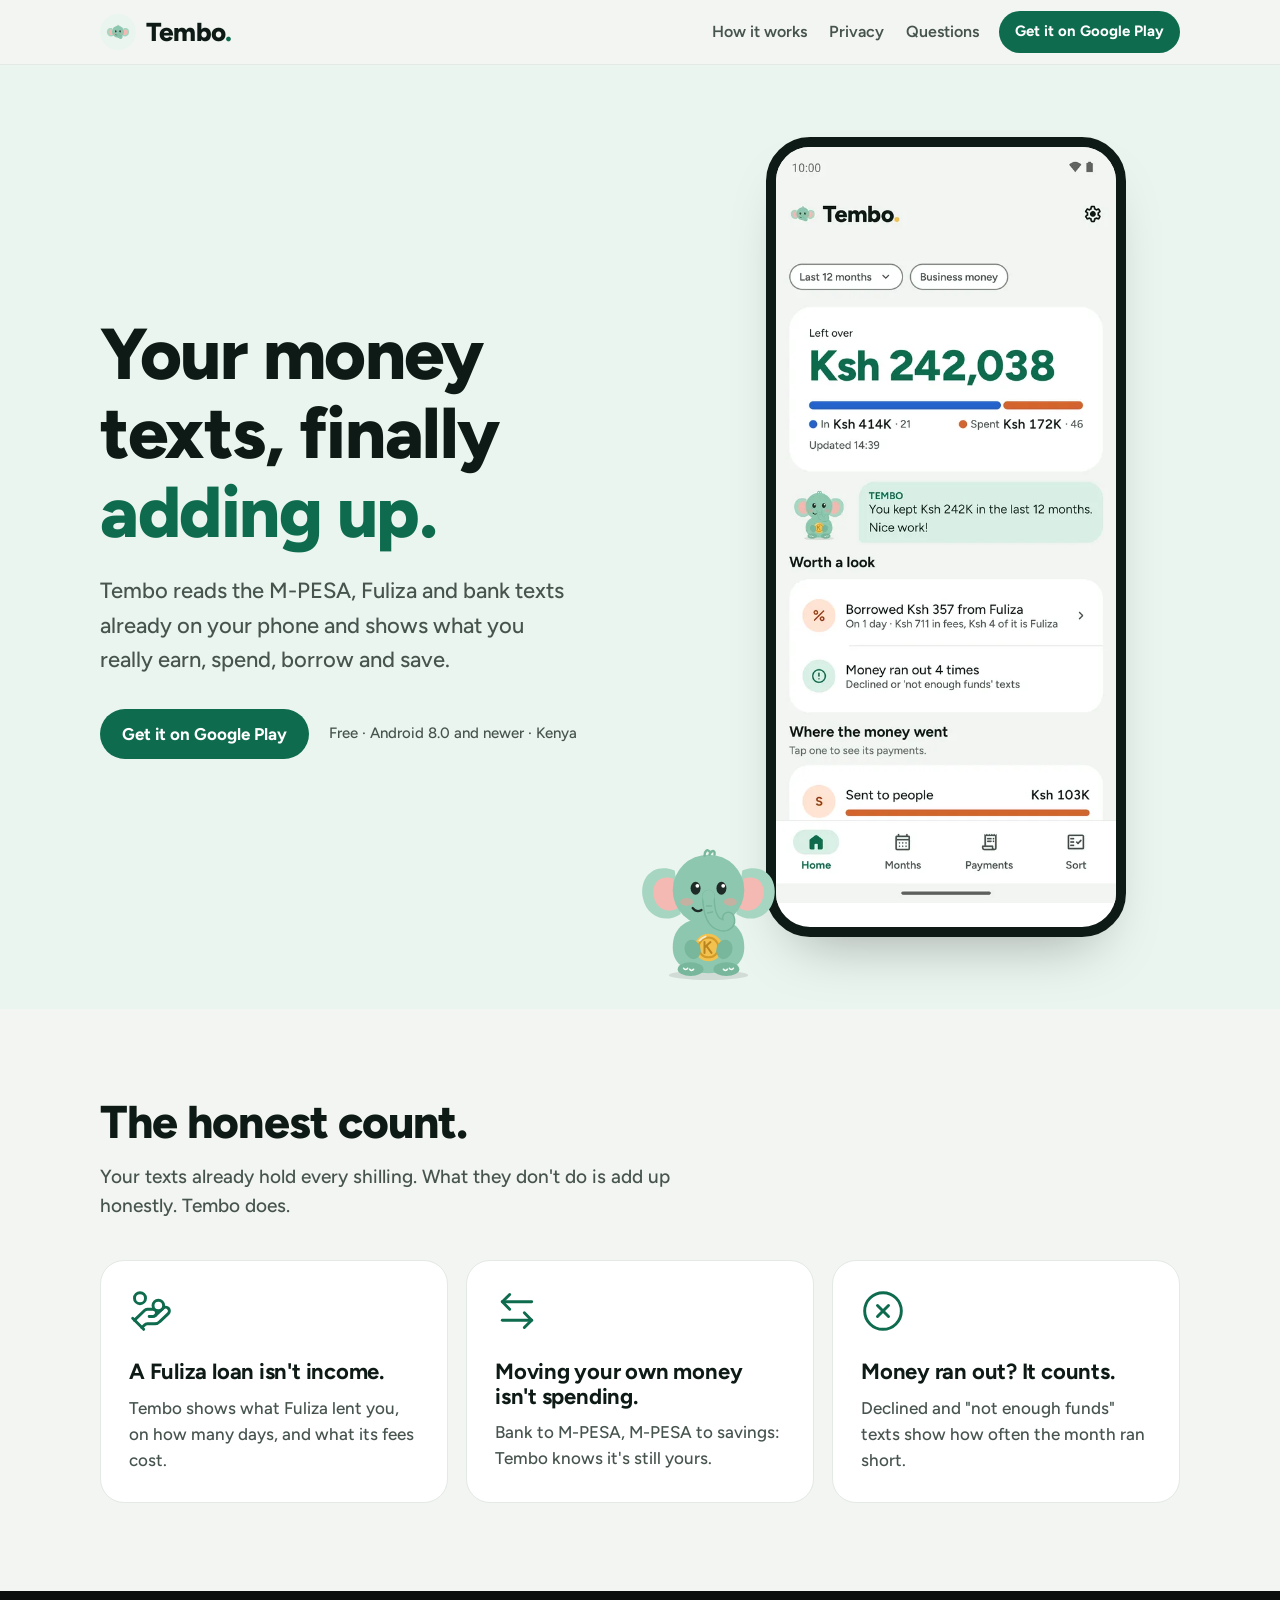
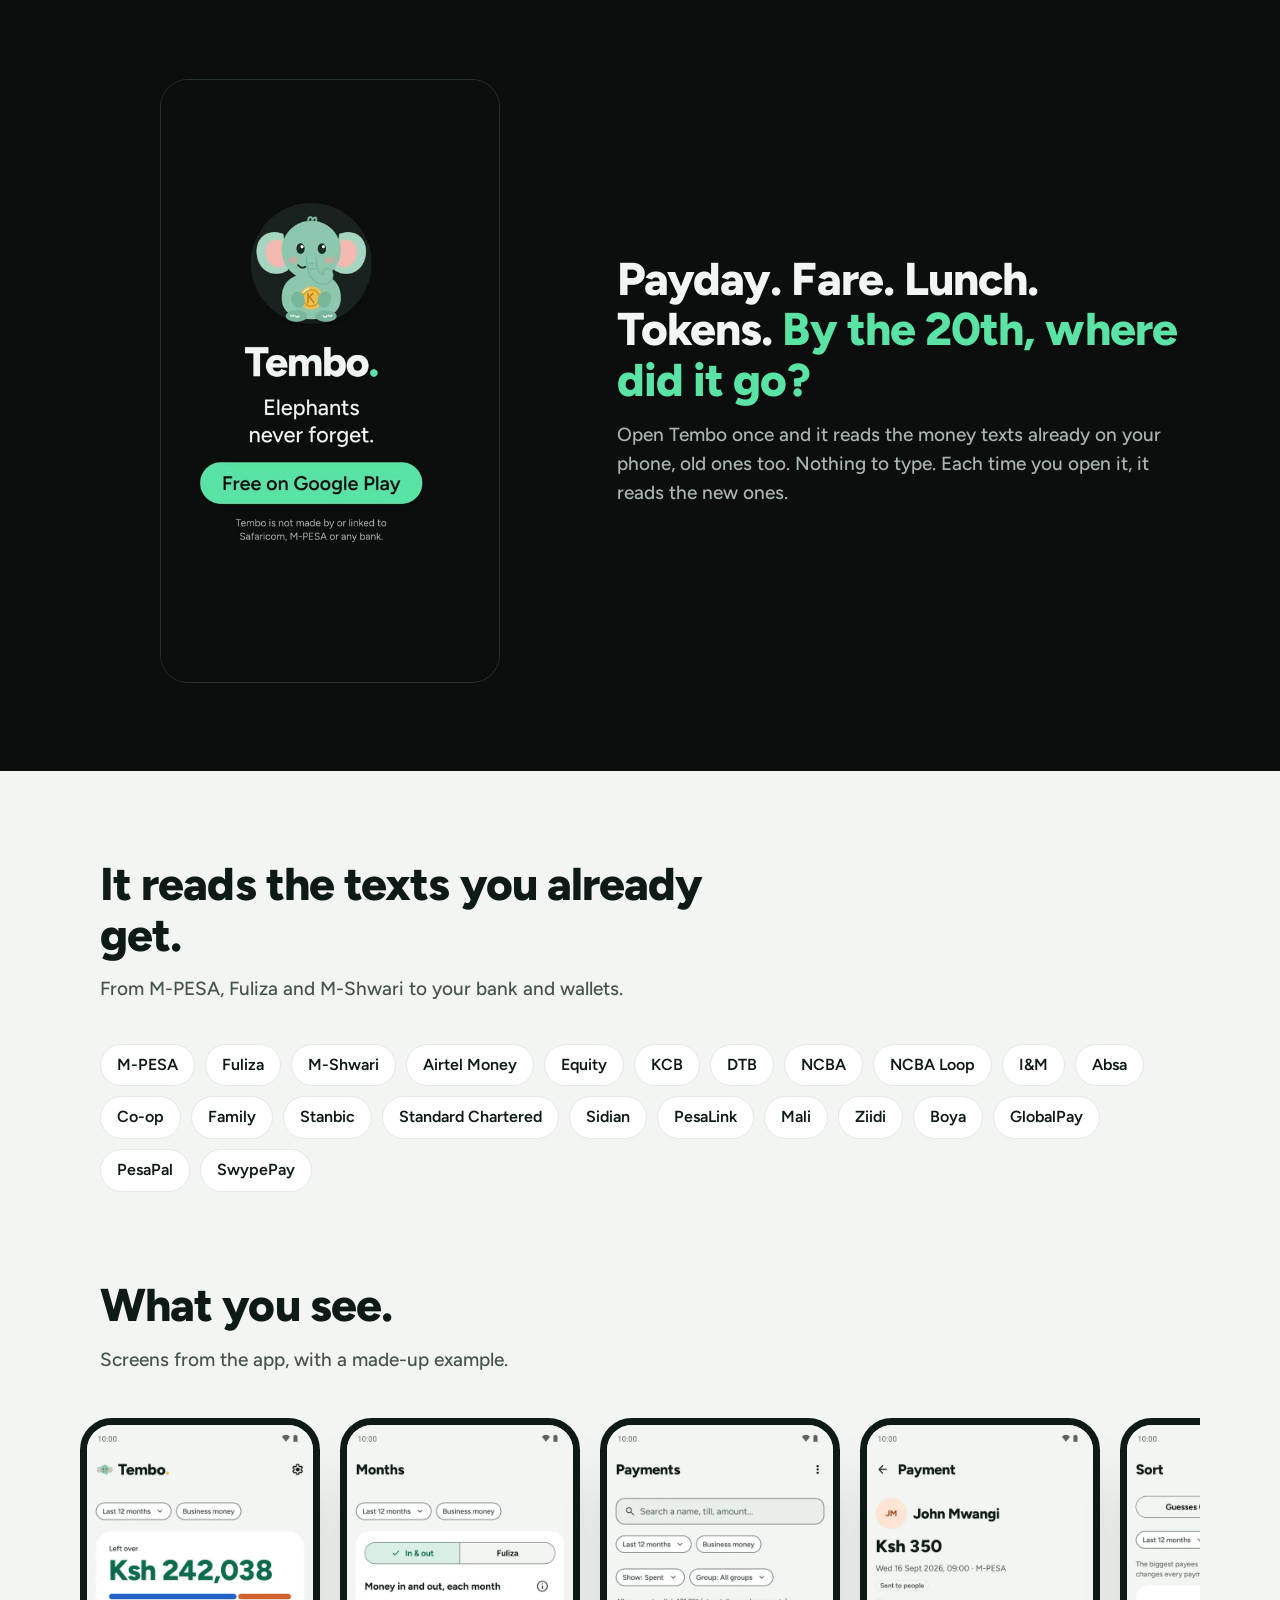
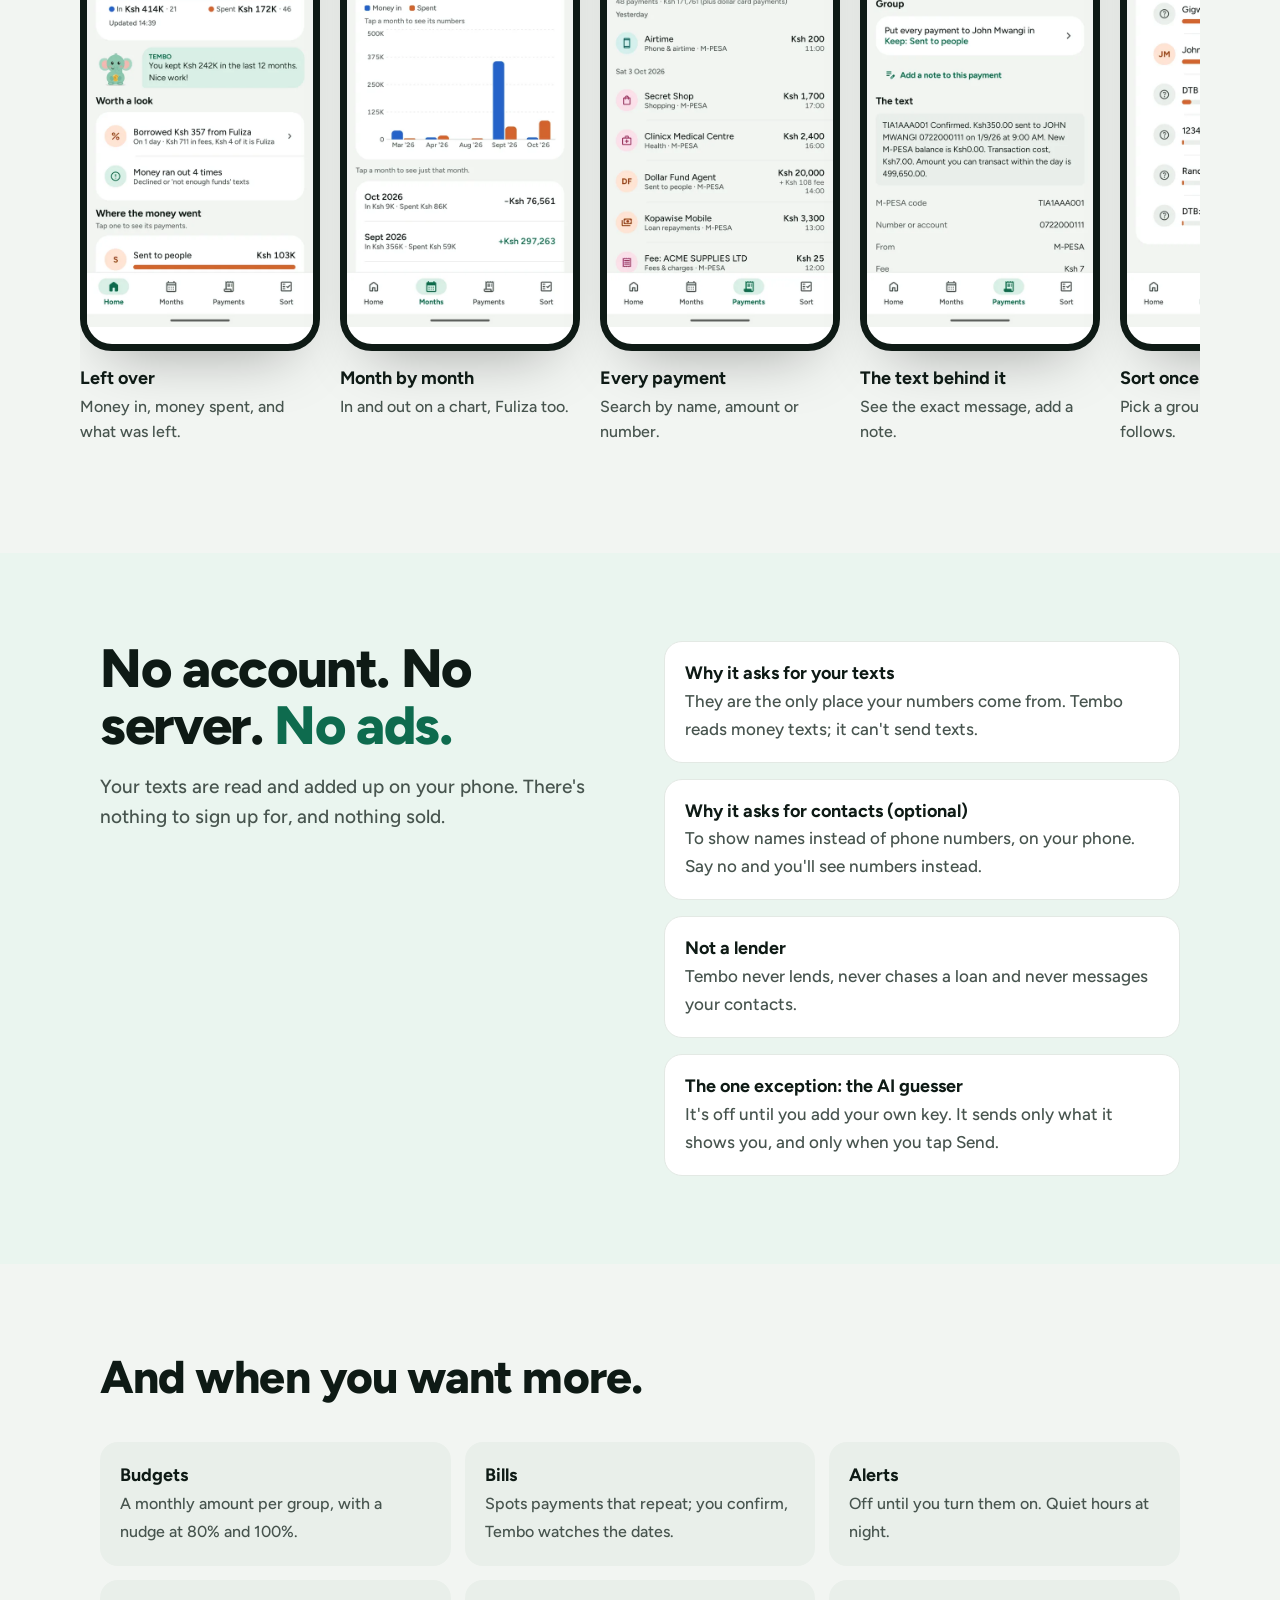
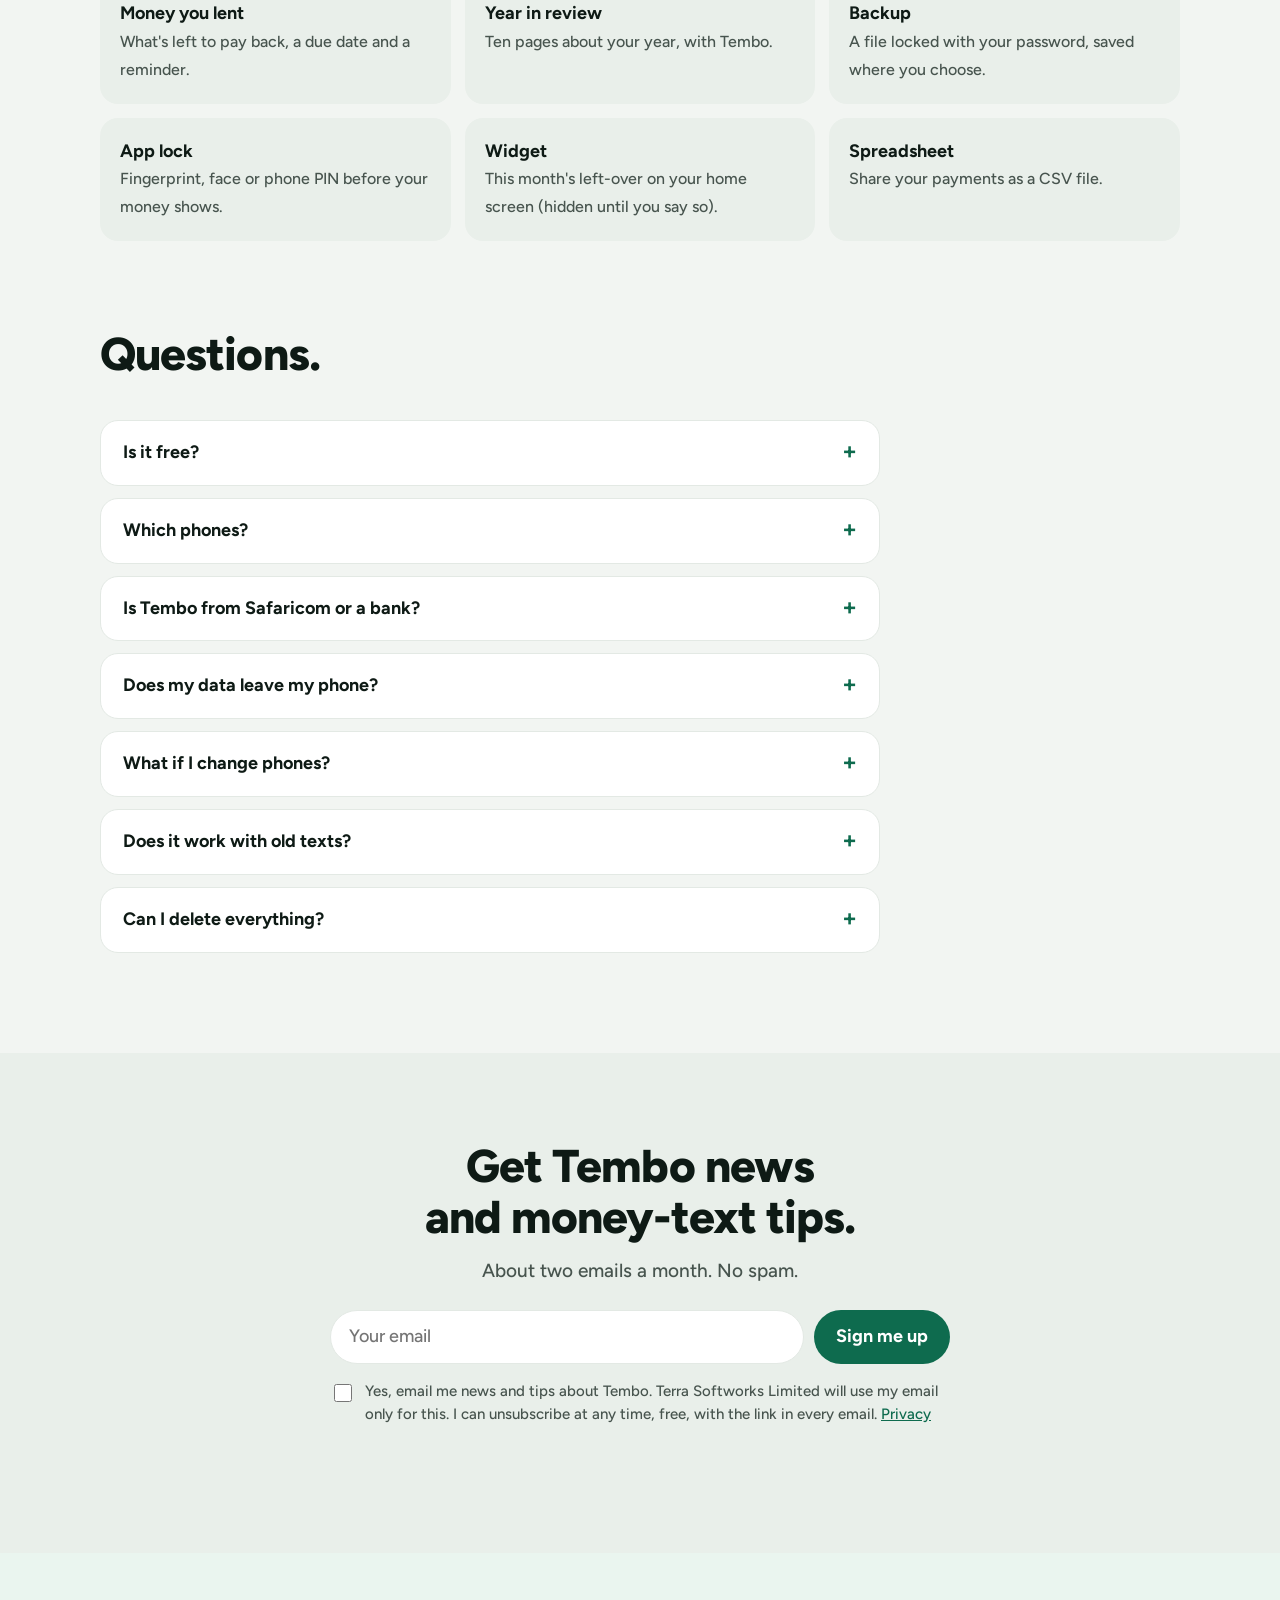
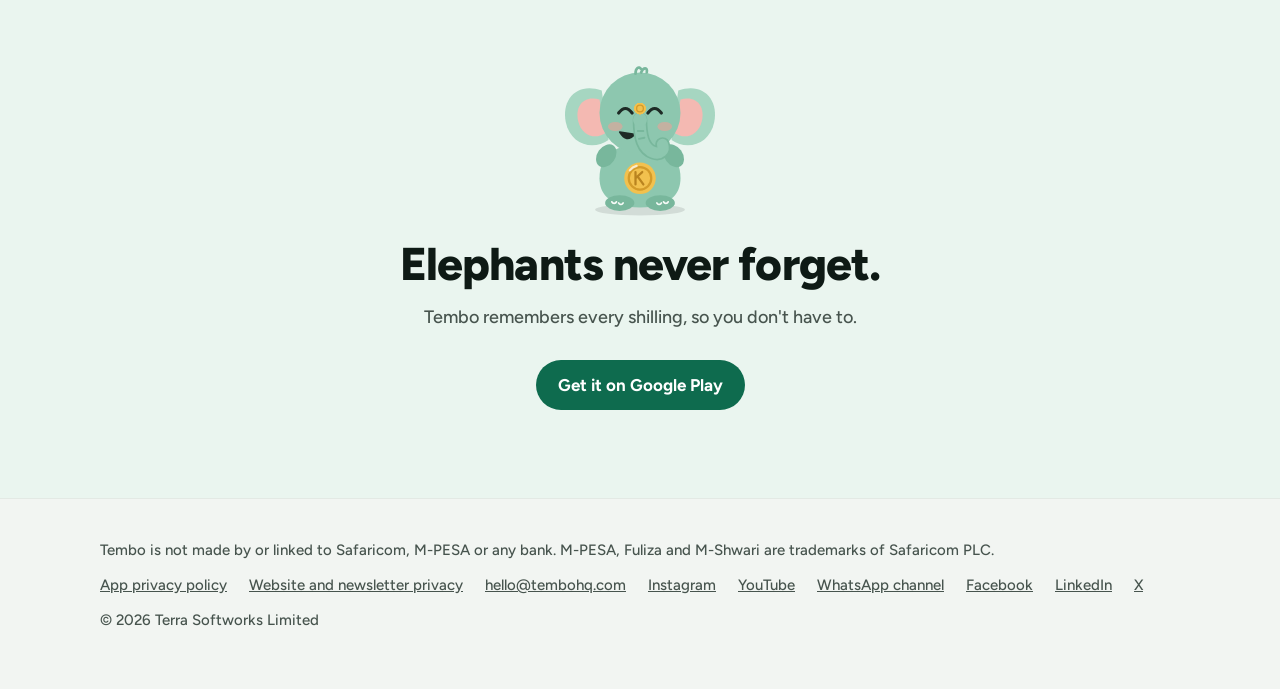
<file: index.html>
<!doctype html>
<html lang="en">
<head>
<meta charset="utf-8">
<meta name="viewport" content="width=device-width, initial-scale=1">
<title>Tembo – your money texts, finally adding up</title>
<meta name="description" content="Tembo is a free Android app for Kenya. It reads the M-PESA, Fuliza and bank texts already on your phone and shows what you really earn, spend, borrow and save. No account. No server.">
<meta name="theme-color" content="#EAF5EF" media="(prefers-color-scheme: light)">
<meta name="theme-color" content="#0B0E0D" media="(prefers-color-scheme: dark)">
<link rel="canonical" href="https://tembohq.com/">
<link rel="icon" href="assets/img/launcher-preview.svg" type="image/svg+xml">
<meta property="og:type" content="website">
<meta property="og:url" content="https://tembohq.com/">
<meta property="og:title" content="Tembo – your money texts, finally adding up">
<meta property="og:description" content="A free Android app for Kenya that reads your money texts and shows what you really earn, spend, borrow and save.">
<meta property="og:image" content="https://tembohq.com/assets/img/og.png">
<meta name="twitter:card" content="summary_large_image">
<link rel="preload" href="assets/fonts/figtree_extrabold.woff2" as="font" type="font/woff2" crossorigin>
<link rel="preload" href="assets/fonts/figtree_medium.woff2" as="font" type="font/woff2" crossorigin>
<link rel="stylesheet" href="assets/style.css">
</head>
<body>
<a class="skip" href="#main">Skip to content</a>

<header>
  <div class="wrap">
    <a class="brand" href="#top" aria-label="Tembo, home"><img src="assets/img/launcher-preview.svg" alt=""><span class="word">Tembo<i>.</i></span></a>
    <nav aria-label="Main">
      <a href="#how">How it works</a>
      <a href="#privacy">Privacy</a>
      <a href="#faq">Questions</a>
    </nav>
    <a class="play" href="https://play.google.com/store/apps/details?id=dev.pesa.mymoney&referrer=utm_source%3Dwebsite%26utm_medium%3Dbutton%26utm_campaign%3Dlaunch">Get it on Google Play</a>
  </div>
</header>

<main id="main">

<section class="hero" id="top" style="padding:0">
  <div class="wrap">
    <div>
      <h1>Your money texts, finally <i>adding up.</i></h1>
      <p class="lead">Tembo reads the M-PESA, Fuliza and bank texts already on your phone and shows what you really earn, spend, borrow and save.</p>
      <div class="cta">
        <a class="play" href="https://play.google.com/store/apps/details?id=dev.pesa.mymoney&referrer=utm_source%3Dwebsite%26utm_medium%3Dbutton%26utm_campaign%3Dlaunch">Get it on Google Play</a>
        <span class="note">Free · Android 8.0 and newer · Kenya</span>
      </div>
    </div>
    <div class="hero-art">
      <div class="phone">
        <picture>
          <source srcset="assets/img/07-home-night.webp" media="(prefers-color-scheme: dark)">
          <img src="assets/img/01-home.webp" width="540" height="1200" alt="Tembo's Home screen: what was left over in the last 12 months, money in and money spent, and a note from Tembo. Made-up example.">
        </picture>
      </div>
      <img class="tembo" src="assets/img/tembo-happy.svg" alt="">
    </div>
  </div>
</section>

<section id="how">
  <div class="wrap">
    <div class="intro">
      <h2>The honest count.</h2>
      <p>Your texts already hold every shilling. What they don't do is add up honestly. Tembo does.</p>
    </div>
    <div class="cards">
      <div class="card">
        <svg viewBox="0 0 24 24" aria-hidden="true"><path d="M11 15h2a2 2 0 1 0 0-4h-3c-.6 0-1.1.2-1.4.6L3 17"/><path d="m7 21 1.6-1.4c.3-.4.8-.6 1.4-.6h4c1.1 0 2.1-.4 2.8-1.2l4.6-4.4a2 2 0 0 0-2.75-2.91l-4.2 3.9"/><path d="m2 16 6 6"/><circle cx="16" cy="9" r="2.9"/><circle cx="6" cy="5" r="3"/></svg>
        <h3>A Fuliza loan isn't income.</h3>
        <p>Tembo shows what Fuliza lent you, on how many days, and what its fees cost.</p>
      </div>
      <div class="card">
        <svg viewBox="0 0 24 24" aria-hidden="true"><path d="M8 3 4 7l4 4"/><path d="M4 7h16"/><path d="m16 21 4-4-4-4"/><path d="M20 17H4"/></svg>
        <h3>Moving your own money isn't spending.</h3>
        <p>Bank to M-PESA, M-PESA to savings: Tembo knows it's still yours.</p>
      </div>
      <div class="card">
        <svg viewBox="0 0 24 24" aria-hidden="true"><circle cx="12" cy="12" r="10"/><path d="m15 9-6 6"/><path d="m9 9 6 6"/></svg>
        <h3>Money ran out? It counts.</h3>
        <p>Declined and "not enough funds" texts show how often the month ran short.</p>
      </div>
    </div>
  </div>
</section>

<section class="film" aria-labelledby="film-title">
  <div class="wrap">
    <video src="assets/video/where-did-it-go.mp4" poster="assets/video/where-did-it-go-poster.jpg" autoplay muted loop playsinline preload="metadata" aria-label="A 30-second Tembo film: payday, fare, lunch, tokens, family, a little Fuliza — by the 20th, where did it all go? Tembo reads the money texts and shows the honest count."></video>
    <div class="intro" style="margin:0">
      <h2 id="film-title">Payday. Fare. Lunch. Tokens. <i>By the 20th, where did it go?</i></h2>
      <p>Open Tembo once and it reads the money texts already on your phone, old ones too. Nothing to type. Each time you open it, it reads the new ones.</p>
    </div>
  </div>
</section>

<section aria-labelledby="reads-title">
  <div class="wrap">
    <div class="intro">
      <h2 id="reads-title">It reads the texts you already get.</h2>
      <p>From M-PESA, Fuliza and M-Shwari to your bank and wallets.</p>
    </div>
    <ul class="chips">
      <li>M-PESA</li><li>Fuliza</li><li>M-Shwari</li><li>Airtel Money</li><li>Equity</li><li>KCB</li><li>DTB</li><li>NCBA</li><li>NCBA Loop</li><li>I&amp;M</li><li>Absa</li><li>Co-op</li><li>Family</li><li>Stanbic</li><li>Standard Chartered</li><li>Sidian</li><li>PesaLink</li><li>Mali</li><li>Ziidi</li><li>Boya</li><li>GlobalPay</li><li>PesaPal</li><li>SwypePay</li>
    </ul>
  </div>
</section>

<section style="padding-top:0" aria-labelledby="see-title">
  <div class="wrap">
    <div class="intro">
      <h2 id="see-title">What you see.</h2>
      <p>Screens from the app, with a made-up example.</p>
    </div>
    <div class="screens" tabindex="0" aria-label="App screens, scroll sideways">
      <figure><div class="phone"><img src="assets/img/01-home.webp" width="540" height="1200" loading="lazy" alt="Home: left over, money in and money spent."></div><figcaption>Left over<span>Money in, money spent, and what was left.</span></figcaption></figure>
      <figure><div class="phone"><img src="assets/img/02-months.webp" width="540" height="1200" loading="lazy" alt="Months: a bar chart of money in and out each month."></div><figcaption>Month by month<span>In and out on a chart, Fuliza too.</span></figcaption></figure>
      <figure><div class="phone"><img src="assets/img/03-payments.webp" width="540" height="1200" loading="lazy" alt="Payments: a searchable list of every payment by day."></div><figcaption>Every payment<span>Search by name, amount or number.</span></figcaption></figure>
      <figure><div class="phone"><img src="assets/img/04-payment.webp" width="540" height="1200" loading="lazy" alt="One payment with the text it came from."></div><figcaption>The text behind it<span>See the exact message, add a note.</span></figcaption></figure>
      <figure><div class="phone"><img src="assets/img/05-sort.webp" width="540" height="1200" loading="lazy" alt="Sort: the biggest payees Tembo couldn't place."></div><figcaption>Sort once<span>Pick a group; every payment follows.</span></figcaption></figure>
    </div>
  </div>
</section>

<section class="privacy" id="privacy" style="background:var(--hero)">
  <div class="wrap">
    <div>
      <p class="big-promise">No account. No server. <i>No ads.</i></p>
      <p class="muted" style="margin-top:18px;font-size:19px">Your texts are read and added up on your phone. There's nothing to sign up for, and nothing sold.</p>
    </div>
    <ul class="list">
      <li><b>Why it asks for your texts</b><span>They are the only place your numbers come from. Tembo reads money texts; it can't send texts.</span></li>
      <li><b>Why it asks for contacts (optional)</b><span>To show names instead of phone numbers, on your phone. Say no and you'll see numbers instead.</span></li>
      <li><b>Not a lender</b><span>Tembo never lends, never chases a loan and never messages your contacts.</span></li>
      <li><b>The one exception: the AI guesser</b><span>It's off until you add your own key. It sends only what it shows you, and only when you tap Send.</span></li>
    </ul>
  </div>
</section>

<section aria-labelledby="more-title">
  <div class="wrap">
    <div class="intro">
      <h2 id="more-title">And when you want more.</h2>
    </div>
    <div class="more">
      <div><b>Budgets</b><span>A monthly amount per group, with a nudge at 80% and 100%.</span></div>
      <div><b>Bills</b><span>Spots payments that repeat; you confirm, Tembo watches the dates.</span></div>
      <div><b>Alerts</b><span>Off until you turn them on. Quiet hours at night.</span></div>
      <div><b>Money you lent</b><span>What's left to pay back, a due date and a reminder.</span></div>
      <div><b>Year in review</b><span>Ten pages about your year, with Tembo.</span></div>
      <div><b>Backup</b><span>A file locked with your password, saved where you choose.</span></div>
      <div><b>App lock</b><span>Fingerprint, face or phone PIN before your money shows.</span></div>
      <div><b>Widget</b><span>This month's left-over on your home screen (hidden until you say so).</span></div>
      <div><b>Spreadsheet</b><span>Share your payments as a CSV file.</span></div>
    </div>
  </div>
</section>

<section id="faq" style="padding-top:0">
  <div class="wrap">
    <div class="intro"><h2>Questions.</h2></div>
    <div class="faq">
      <details><summary>Is it free?</summary><p>Yes. No ads, no subscription.</p></details>
      <details><summary>Which phones?</summary><p>Android phones with Android 8.0 or newer. There is no iPhone version.</p></details>
      <details><summary>Is Tembo from Safaricom or a bank?</summary><p>No. Tembo is made by Terra Softworks Limited. It is not made by or linked to Safaricom, M-PESA or any bank. It reads the texts they send you.</p></details>
      <details><summary>Does my data leave my phone?</summary><p>No account, no server: your texts are read and added up on the phone. The only exception is the optional AI guesser, which is off until you add your own key and sends only what it shows you, when you tap Send.</p></details>
      <details><summary>What if I change phones?</summary><p>Make a backup in Tembo. It's a file locked with your password, saved where you choose (for example Google Drive). On the new phone, restore it.</p></details>
      <details><summary>Does it work with old texts?</summary><p>Yes. On the first run it reads every money text already on your phone, so you can see months of history straight away, as far back as your texts go.</p></details>
      <details><summary>Can I delete everything?</summary><p>Yes: in the app, About this data → Delete everything. Or uninstall. Details in the <a href="https://matnyaga.github.io/tembo-app/privacy.html#delete">privacy policy</a>.</p></details>
    </div>
  </div>
</section>

<section class="signup" id="news" aria-labelledby="news-title">
  <div class="wrap">
    <div class="intro" style="margin:0 auto 24px;text-align:center">
      <h2 id="news-title">Get Tembo news and money-text tips.</h2>
      <p>About two emails a month. No spam.</p>
    </div>
    <!-- Posts straight to MailerLite (form "tembohq.com sign-up", group "Website sign-ups", double opt-in).
         No MailerLite script or tracking ping on this site; see privacy.html. -->
    <form class="signup-form" action="https://assets.mailerlite.com/jsonp/2689430/forms/200579756721177825/subscribe" method="post">
      <div class="row">
        <label class="sr" for="su-email">Your email</label>
        <input id="su-email" type="email" name="fields[email]" placeholder="Your email" autocomplete="email" required>
        <button type="submit" class="play">Sign me up</button>
      </div>
      <label class="consent"><input type="checkbox" required> <span>Yes, email me news and tips about Tembo. Terra Softworks Limited will use my email only for this. I can unsubscribe at any time, free, with the link in every email. <a href="privacy.html#newsletter">Privacy</a></span></label>
      <input type="hidden" name="ml-submit" value="1">
      <input type="hidden" name="anticsrf" value="true">
      <p class="status" role="status" aria-live="polite"></p>
    </form>
  </div>
</section>

<section class="closing">
  <div class="wrap">
    <img src="assets/img/tembo-celebrate.svg" alt="">
    <h2>Elephants never forget.</h2>
    <p>Tembo remembers every shilling, so you don't have to.</p>
    <a class="play" href="https://play.google.com/store/apps/details?id=dev.pesa.mymoney&referrer=utm_source%3Dwebsite%26utm_medium%3Dbutton%26utm_campaign%3Dlaunch">Get it on Google Play</a>
  </div>
</section>

</main>

<footer>
  <div class="wrap">
    <p>Tembo is not made by or linked to Safaricom, M-PESA or any bank. M-PESA, Fuliza and M-Shwari are trademarks of Safaricom PLC.</p>
    <div class="links">
      <a href="https://matnyaga.github.io/tembo-app/privacy.html">App privacy policy</a>
      <a href="privacy.html">Website and newsletter privacy</a>
      <a href="mailto:hello@tembohq.com">hello@tembohq.com</a>
      <a href="https://www.instagram.com/tembohq/">Instagram</a>
      <a href="https://www.youtube.com/@tembohq">YouTube</a>
      <a href="https://whatsapp.com/channel/0029Vb9NV8G5Ui2dXeGDpP1W">WhatsApp channel</a>
      <a href="https://www.facebook.com/tembohq">Facebook</a>
      <a href="https://www.linkedin.com/company/temboappke/">LinkedIn</a>
      <a href="https://x.com/tembo_money">X</a>
    </div>
    <p>© 2026 Terra Softworks Limited</p>
  </div>
</footer>
<script>
// Sign-up: send to MailerLite without leaving the page. MailerLite then emails a "Confirm" link (double opt-in).
document.querySelector('.signup-form').addEventListener('submit', async (e) => {
  e.preventDefault();
  const form = e.currentTarget, status = form.querySelector('.status'), button = form.querySelector('button');
  button.disabled = true;
  status.textContent = 'Sending…';
  try {
    const r = await fetch(form.action, { method: 'POST', body: new FormData(form) });
    const data = await r.json().catch(() => ({}));
    if (!r.ok || data.success === false) throw new Error('rejected');
    form.reset();
    status.textContent = 'Nearly there! Check your inbox and tap "Confirm". Then you\'re in. 🐘';
  } catch (_) {
    status.textContent = 'That didn\'t work. Please try again, or email hello@tembohq.com.';
  } finally {
    button.disabled = false;
  }
});
</script>
</body>
</html>
</file>
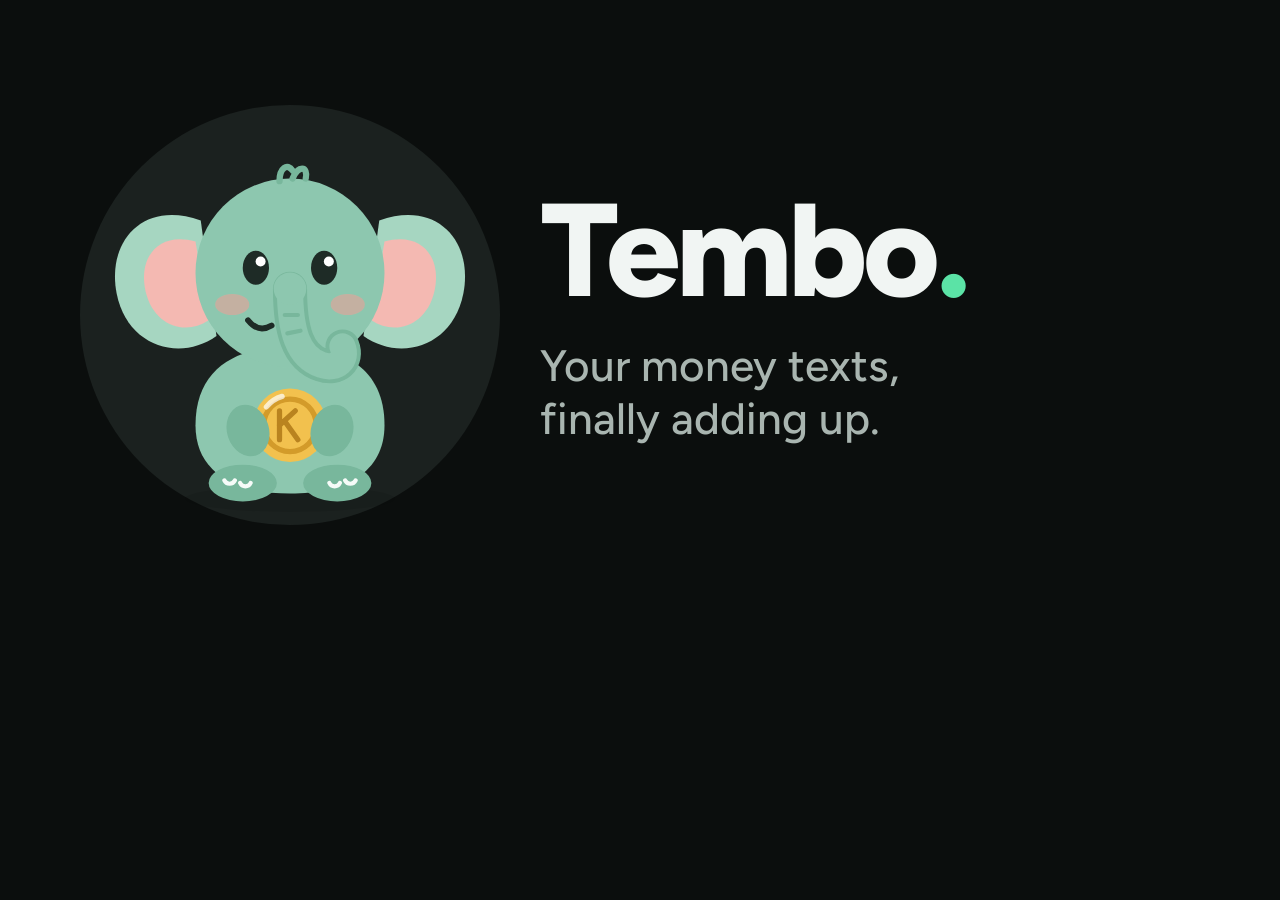
<file: og.html>
<!doctype html>
<meta charset="utf-8">
<!-- Source of assets/img/og.png (the link preview on WhatsApp, X, Facebook). Render:
     google-chrome --headless=new --hide-scrollbars --force-device-scale-factor=1 --window-size=1200,630 --screenshot=assets/img/og.png og.html -->
<style>
@font-face{font-family:Figtree;font-weight:800;src:url(assets/fonts/figtree_extrabold.woff2)}
@font-face{font-family:Figtree;font-weight:500;src:url(assets/fonts/figtree_medium.woff2)}
html,body{margin:0;width:1200px;height:630px;overflow:hidden;background:#0B0E0D;font-family:Figtree}
.w{display:flex;align-items:center;gap:40px;height:630px;padding:0 80px;box-sizing:border-box}
.d{width:420px;height:420px;border-radius:50%;background:#1B211F;flex:none}
img{width:420px;height:420px}
h1{font-weight:800;font-size:132px;letter-spacing:-4px;color:#F1F5F3;margin:0;line-height:1}
h1 i{font-style:normal;color:#5BE3A6}
p{font-weight:500;font-size:44px;line-height:1.2;color:#A9B5B0;margin:24px 0 0}
</style>
<div class="w"><div class="d"><img src="assets/img/tembo-happy.svg"></div><div><h1>Tembo<i>.</i></h1><p>Your money texts,<br>finally adding up.</p></div></div>
</file>
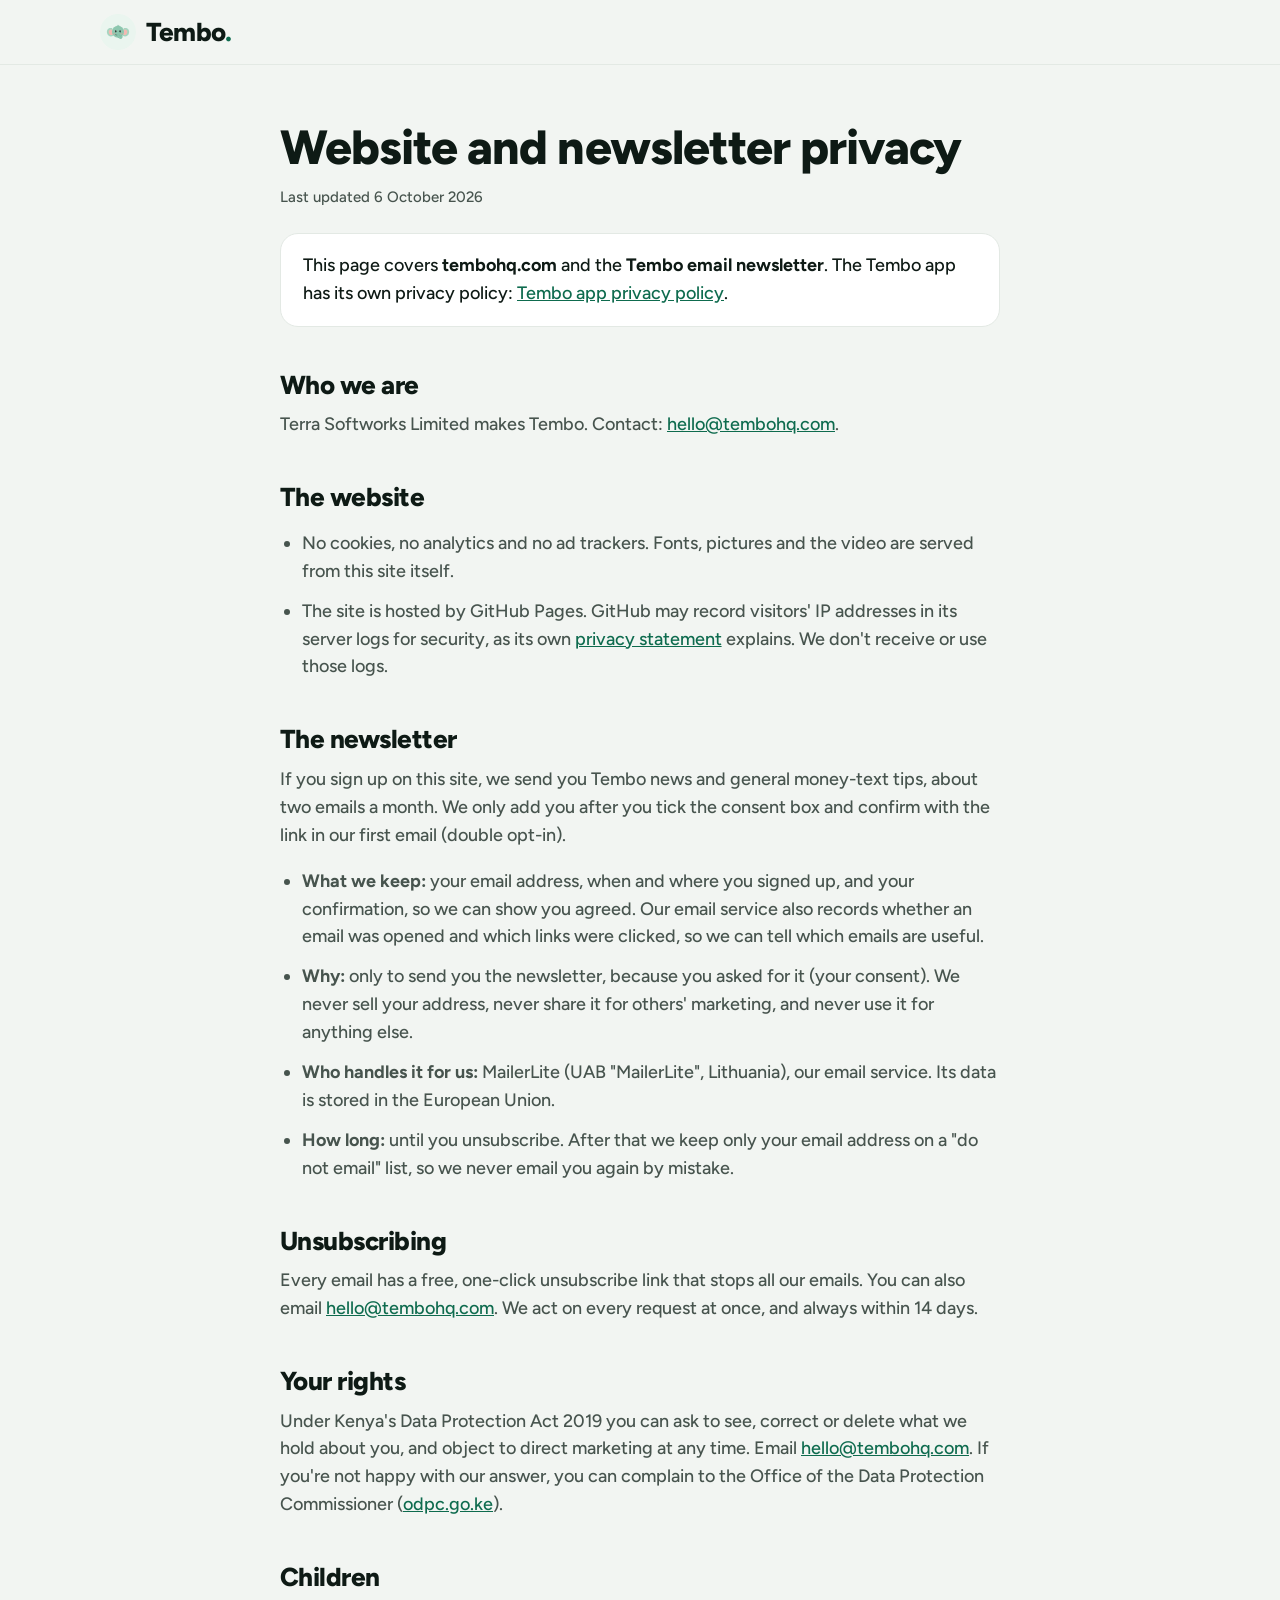
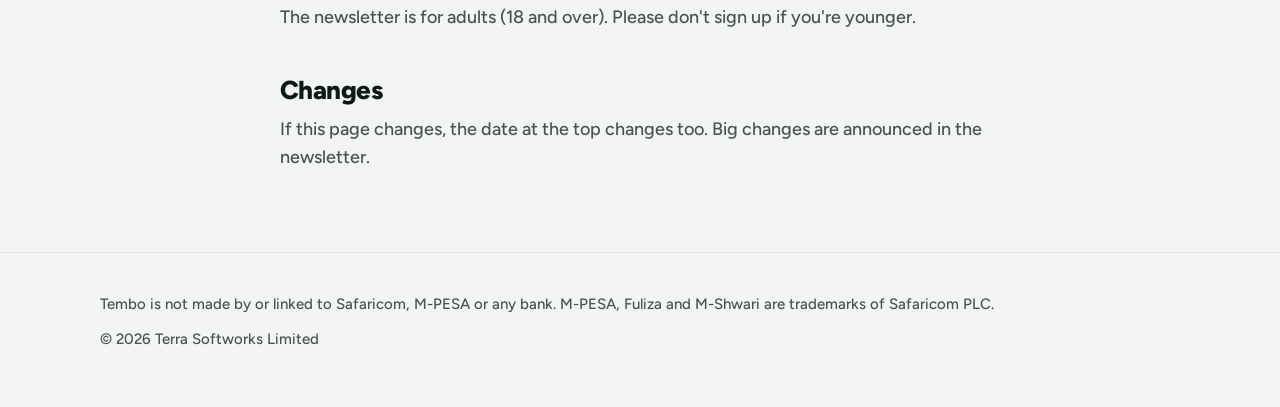
<file: privacy.html>
<!doctype html>
<html lang="en">
<head>
<meta charset="utf-8">
<meta name="viewport" content="width=device-width, initial-scale=1">
<title>Website and newsletter privacy – Tembo</title>
<meta name="description" content="How tembohq.com and the Tembo newsletter handle your data.">
<link rel="icon" href="assets/img/launcher-preview.svg" type="image/svg+xml">
<link rel="stylesheet" href="assets/style.css">
<style>
  .doc { max-width: 760px; padding-top: 56px; padding-bottom: 80px; }
  .doc h1 { font-size: clamp(34px, 5vw, 48px); }
  .doc h2 { font-size: 26px; margin-top: 44px; }
  .doc p, .doc li { color: var(--text-2); margin-top: 12px; }
  .doc ul { padding-left: 1.2em; }
  .doc .updated { margin-top: 12px; font-size: 15px; }
  .doc .box { background: var(--card); border: 1px solid var(--line); border-radius: 18px; padding: 18px 22px; margin-top: 24px; }
  .doc .box p { margin: 0; color: var(--text); }
</style>
</head>
<body>
<header>
  <div class="wrap">
    <a class="brand" href="./" aria-label="Tembo, home"><img src="assets/img/launcher-preview.svg" alt=""><span class="word">Tembo<i>.</i></span></a>
  </div>
</header>

<main class="wrap doc">
  <h1>Website and newsletter privacy</h1>
  <p class="updated">Last updated 6 October 2026</p>

  <div class="box">
    <p>This page covers <b>tembohq.com</b> and the <b>Tembo email newsletter</b>. The Tembo app has its own
    privacy policy: <a href="https://matnyaga.github.io/tembo-app/privacy.html">Tembo app privacy policy</a>.</p>
  </div>

  <h2>Who we are</h2>
  <p>Terra Softworks Limited makes Tembo. Contact: <a href="mailto:hello@tembohq.com">hello@tembohq.com</a>.</p>

  <h2>The website</h2>
  <ul>
    <li>No cookies, no analytics and no ad trackers. Fonts, pictures and the video are served from this site itself.</li>
    <li>The site is hosted by GitHub Pages. GitHub may record visitors' IP addresses in its server logs for security,
      as its own <a href="https://docs.github.com/en/site-policy/privacy-policies/github-general-privacy-statement">privacy statement</a> explains. We don't receive or use those logs.</li>
  </ul>

  <h2 id="newsletter">The newsletter</h2>
  <p>If you sign up on this site, we send you Tembo news and general money-text tips, about two emails a month.
    We only add you after you tick the consent box and confirm with the link in our first email (double opt-in).</p>
  <ul>
    <li><b>What we keep:</b> your email address, when and where you signed up, and your confirmation, so we can show you agreed.
      Our email service also records whether an email was opened and which links were clicked, so we can tell which emails are useful.</li>
    <li><b>Why:</b> only to send you the newsletter, because you asked for it (your consent). We never sell your address,
      never share it for others' marketing, and never use it for anything else.</li>
    <li><b>Who handles it for us:</b> MailerLite (UAB "MailerLite", Lithuania), our email service. Its data is stored in the European Union.</li>
    <li><b>How long:</b> until you unsubscribe. After that we keep only your email address on a "do not email" list,
      so we never email you again by mistake.</li>
  </ul>

  <h2>Unsubscribing</h2>
  <p>Every email has a free, one-click unsubscribe link that stops all our emails. You can also email
    <a href="mailto:hello@tembohq.com">hello@tembohq.com</a>. We act on every request at once, and always within 14 days.</p>

  <h2>Your rights</h2>
  <p>Under Kenya's Data Protection Act 2019 you can ask to see, correct or delete what we hold about you, and object to
    direct marketing at any time. Email <a href="mailto:hello@tembohq.com">hello@tembohq.com</a>. If you're not happy with our answer,
    you can complain to the Office of the Data Protection Commissioner (<a href="https://www.odpc.go.ke">odpc.go.ke</a>).</p>

  <h2>Children</h2>
  <p>The newsletter is for adults (18 and over). Please don't sign up if you're younger.</p>

  <h2>Changes</h2>
  <p>If this page changes, the date at the top changes too. Big changes are announced in the newsletter.</p>
</main>

<footer>
  <div class="wrap">
    <p>Tembo is not made by or linked to Safaricom, M-PESA or any bank. M-PESA, Fuliza and M-Shwari are trademarks of Safaricom PLC.</p>
    <p>© 2026 Terra Softworks Limited</p>
  </div>
</footer>
</body>
</html>
</file>
<file: assets/style.css>
/* tembohq.com — colours, fonts and Tembo come from the app (Calm by day, Night in dark mode). */

@font-face { font-family: Figtree; font-weight: 500; font-display: swap; src: url(fonts/figtree_medium.woff2) format("woff2"); }
@font-face { font-family: Figtree; font-weight: 600; font-display: swap; src: url(fonts/figtree_semibold.woff2) format("woff2"); }
@font-face { font-family: Figtree; font-weight: 700; font-display: swap; src: url(fonts/figtree_bold.woff2) format("woff2"); }
@font-face { font-family: Figtree; font-weight: 800; font-display: swap; src: url(fonts/figtree_extrabold.woff2) format("woff2"); }
@font-face { font-family: "Geist Mono"; font-weight: 600; font-display: swap; src: url(fonts/geist_mono_semibold.woff2) format("woff2"); }

:root {
  --bg: #F2F5F2;
  --card: #FFFFFF;
  --card-2: #E9EFEA;
  --text: #0E1A15;
  --text-2: #47544E;
  --line: #E3E9E4;
  --accent: #0E6B4E;
  --accent-soft: #D9EFE4;
  --on-accent: #FFFFFF;
  --hero: #EAF5EF;
  --disc: transparent;
  --night: #0B0E0D;
  --night-text: #F1F5F3;
  --night-text-2: #A9B5B0;
  --mint: #5BE3A6;
  --in: #2563C9;
  --out: #D2642F;
  --radius: 24px;
  --gutter: 20px;
  --max: 1120px;
  color-scheme: light;
}

@media (prefers-color-scheme: dark) {
  :root {
    --bg: #0B0E0D;
    --card: #111614;
    --card-2: #1B211F;
    --text: #F1F5F3;
    --text-2: #A9B5B0;
    --line: #26302C;
    --accent: #5BE3A6;
    --accent-soft: #173A2C;
    --on-accent: #04261A;
    --hero: #0F1312;
    --disc: #1B211F;
    --in: #79AEFF;
    --out: #FF9F5A;
    color-scheme: dark;
  }
}

* { box-sizing: border-box; }
html { scroll-behavior: smooth; -webkit-text-size-adjust: 100%; }
@media (prefers-reduced-motion: reduce) { html { scroll-behavior: auto; } }
body { margin: 0; background: var(--bg); color: var(--text); font: 500 18px/1.55 Figtree, system-ui, sans-serif; }
img, video { display: block; max-width: 100%; height: auto; }
a { color: var(--accent); }
h1, h2, h3 { line-height: 1.1; letter-spacing: -0.02em; margin: 0; }
h1 { font-weight: 800; font-size: clamp(40px, 7vw, 72px); }
h2 { font-weight: 800; font-size: clamp(30px, 4.5vw, 46px); }
h3 { font-weight: 700; font-size: 22px; letter-spacing: -0.01em; }
p { margin: 0; }
.wrap { width: 100%; max-width: var(--max); margin: 0 auto; padding: 0 var(--gutter); }
.muted { color: var(--text-2); }
.money { font-family: "Geist Mono", ui-monospace, monospace; font-weight: 600; }
.skip { position: absolute; left: -9999px; }
.skip:focus { left: 16px; top: 16px; z-index: 9; background: var(--card); padding: 8px 12px; border-radius: 8px; }
:focus-visible { outline: 3px solid var(--accent); outline-offset: 3px; border-radius: 6px; }

/* header */
header { position: sticky; top: 0; z-index: 5; background: color-mix(in srgb, var(--bg) 88%, transparent); backdrop-filter: blur(10px); border-bottom: 1px solid var(--line); }
header .wrap { display: flex; align-items: center; gap: 20px; height: 64px; }
.brand { display: flex; align-items: center; gap: 10px; text-decoration: none; color: var(--text); }
.brand img { width: 36px; height: 36px; }
.word { font-weight: 800; font-size: 26px; letter-spacing: -0.03em; }
.word i { font-style: normal; color: var(--accent); }
nav { margin-left: auto; display: flex; gap: 22px; }
nav a { color: var(--text-2); text-decoration: none; font-weight: 600; font-size: 16px; }
nav a:hover { color: var(--text); }
@media (max-width: 720px) { nav { display: none; } header .play { margin-left: auto; } }
@media (max-width: 359px) { header .word { display: none; } }

/* Google Play button */
.play { display: inline-flex; align-items: center; gap: 10px; padding: 12px 22px; border-radius: 999px; background: var(--accent); color: var(--on-accent); font-weight: 700; font-size: 17px; text-decoration: none; white-space: nowrap; }
.play svg { width: 20px; height: 20px; flex: none; }
header .play { padding: 9px 16px; font-size: 15px; }

/* hero */
.hero { background: var(--hero); overflow: hidden; }
.hero .wrap { display: grid; grid-template-columns: 1.1fr 0.9fr; gap: 40px; align-items: center; padding-top: 72px; padding-bottom: 72px; }
.hero h1 i { font-style: normal; color: var(--accent); }
.hero .lead { font-size: clamp(19px, 2.2vw, 22px); color: var(--text-2); margin-top: 22px; max-width: 34ch; }
.hero .cta { display: flex; flex-wrap: wrap; align-items: center; gap: 14px 20px; margin-top: 32px; }
.hero .note { font-size: 15px; color: var(--text-2); }
.hero-art { position: relative; justify-self: center; width: min(360px, 100%); }
.phone { border: 10px solid var(--text); border-radius: 44px; overflow: hidden; background: var(--card); aspect-ratio: 9 / 20; box-shadow: 0 30px 60px -30px rgb(0 0 0 / 0.35); }
.phone img { width: 100%; }
.hero-art .tembo { position: absolute; width: 44%; left: -38%; bottom: -6%; }
.hero-art .tembo-disc { position: absolute; inset: 6%; border-radius: 50%; background: var(--disc); z-index: -1; }
@media (max-width: 860px) {
  .hero .wrap { grid-template-columns: 1fr; padding-top: 48px; padding-bottom: 56px; }
  .hero-art { width: min(280px, 78%); margin-top: 8px; }
  .hero-art .tembo { left: -24%; }
}

section { padding: 88px 0; }
section .intro { max-width: 640px; margin-bottom: 40px; }
section .intro p { margin-top: 14px; font-size: 19px; color: var(--text-2); }
@media (max-width: 720px) { section { padding: 64px 0; } }

/* honest count */
.cards { display: grid; grid-template-columns: repeat(3, 1fr); gap: 18px; }
.card { background: var(--card); border: 1px solid var(--line); border-radius: var(--radius); padding: 28px; }
.card svg { width: 44px; height: 44px; stroke: var(--accent); fill: none; stroke-width: 1.6; stroke-linecap: round; stroke-linejoin: round; }
.card h3 { margin-top: 18px; }
.card p { margin-top: 10px; color: var(--text-2); font-size: 17px; }
@media (max-width: 860px) { .cards { grid-template-columns: 1fr; } }

/* video */
.film { background: var(--night); color: var(--night-text); }
.film .wrap { display: grid; grid-template-columns: 0.9fr 1.1fr; gap: 56px; align-items: center; }
.film video { width: min(340px, 100%); justify-self: center; border-radius: 28px; border: 1px solid #26302C; aspect-ratio: 9 / 16; background: var(--night); }
.film .intro p { color: var(--night-text-2); }
.film h2 i { font-style: normal; color: var(--mint); }
@media (max-width: 860px) { .film .wrap { grid-template-columns: 1fr; gap: 32px; } .film video { order: 2; } }

/* senders */
.chips { display: flex; flex-wrap: wrap; gap: 10px; }
.chips li { list-style: none; background: var(--card); border: 1px solid var(--line); border-radius: 999px; padding: 8px 16px; font-weight: 600; font-size: 16px; }
.chips { padding: 0; margin: 0; }

/* screens */
.screens { display: flex; gap: 20px; overflow-x: auto; padding: 4px var(--gutter) 20px; margin: 0 calc(var(--gutter) * -1); scroll-snap-type: x mandatory; }
.screens figure { margin: 0; flex: 0 0 min(240px, 70vw); scroll-snap-align: start; }
.screens .phone { border-width: 7px; border-radius: 32px; }
.screens figcaption { margin-top: 14px; font-weight: 700; }
.screens figcaption span { display: block; font-weight: 500; color: var(--text-2); font-size: 16px; margin-top: 2px; }

/* privacy */
.privacy .wrap { display: grid; grid-template-columns: 1fr 1fr; gap: 48px; align-items: start; }
.big-promise { font-weight: 800; font-size: clamp(34px, 5vw, 54px); line-height: 1.05; letter-spacing: -0.025em; }
.big-promise i { font-style: normal; color: var(--accent); }
.list { margin: 0; padding: 0; display: grid; gap: 16px; }
.list li { list-style: none; background: var(--card); border: 1px solid var(--line); border-radius: 18px; padding: 18px 20px; }
.list b { display: block; font-weight: 700; }
.list span { color: var(--text-2); font-size: 17px; }
@media (max-width: 860px) { .privacy .wrap { grid-template-columns: 1fr; } }

/* more */
.more { display: grid; grid-template-columns: repeat(3, 1fr); gap: 14px; }
.more div { background: var(--card-2); border-radius: 18px; padding: 20px; }
.more b { display: block; }
.more span { color: var(--text-2); font-size: 16px; }
@media (max-width: 860px) { .more { grid-template-columns: 1fr 1fr; } }
@media (max-width: 520px) { .more { grid-template-columns: 1fr; } }

/* faq */
details { background: var(--card); border: 1px solid var(--line); border-radius: 18px; padding: 0 22px; margin-bottom: 12px; }
summary { cursor: pointer; font-weight: 700; padding: 18px 0; list-style: none; display: flex; justify-content: space-between; gap: 16px; }
summary::after { content: "+"; color: var(--accent); font-size: 24px; line-height: 1; }
details[open] summary::after { content: "–"; }
details p { padding-bottom: 20px; color: var(--text-2); }
.faq { max-width: 780px; }

/* closing */
.closing { text-align: center; background: var(--hero); }
.closing img { width: 180px; margin: 0 auto 18px; }
.closing p { margin: 14px auto 28px; color: var(--text-2); max-width: 40ch; }

footer { padding: 40px 0 56px; border-top: 1px solid var(--line); font-size: 15px; color: var(--text-2); }
footer .wrap { display: grid; gap: 12px; }
footer .links { display: flex; flex-wrap: wrap; gap: 8px 22px; }
footer a { color: var(--text-2); }

/* sign-up */
.signup { background: var(--card-2); }
.signup-form { max-width: 620px; margin: 0 auto; }
.signup-form .row { display: flex; gap: 10px; }
.signup-form input[type=email] { flex: 1; min-width: 0; font: inherit; padding: 12px 18px; border-radius: 999px; border: 1px solid var(--line); background: var(--card); color: var(--text); }
.signup-form button { border: 0; cursor: pointer; font: inherit; font-weight: 700; }
.signup-form button:disabled { opacity: 0.6; cursor: default; }
.consent { display: flex; gap: 10px; align-items: flex-start; margin-top: 16px; font-size: 15px; color: var(--text-2); }
.consent input { margin-top: 4px; width: 18px; height: 18px; accent-color: var(--accent); flex: none; }
.signup-form .status { margin-top: 12px; text-align: center; font-weight: 600; color: var(--text); min-height: 1.5em; }
.sr { position: absolute; width: 1px; height: 1px; overflow: hidden; clip: rect(0 0 0 0); white-space: nowrap; }
@media (max-width: 520px) { .signup-form .row { flex-direction: column; } }
.signup h2 { text-wrap: balance; }
</file>
